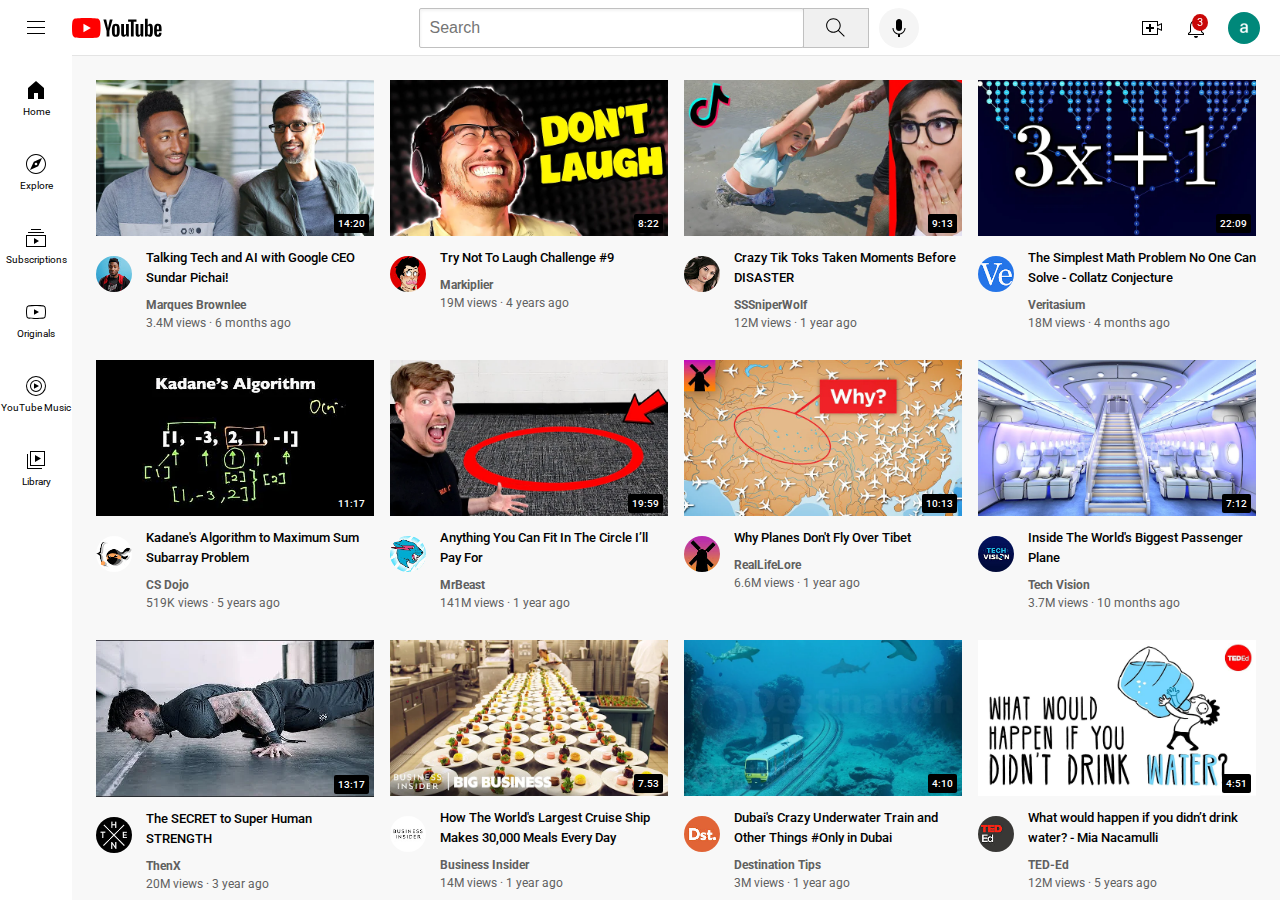
<file: index.html>
<!DOCTYPE html>
<html>
    <head>
        <title>Youtube.com Clone</title> 
        <link rel="preconnect" href="https://fonts.googleapis.com">
<link rel="preconnect" href="https://fonts.gstatic.com" crossorigin>
<link href="https://fonts.googleapis.com/css2?family=Roboto:wght@400;500;700&display=swap" rel="stylesheet">

<link rel="stylesheet" href="styles/general.css">
<link rel="stylesheet" href="styles/header.css">
<link rel="stylesheet" href="styles/video.css">
<link rel="stylesheet" href="styles/sidebar.css">
</head>
    <body>
        <div class="header">
            <div class="left-section">
                <img class="hamberger-menu" src="icons/hamburger-menu.svg">
                <img  class="youtube-logo" src="icons/youtube-logo.svg">
            </div>
            <div class="middle-section">
                <input class="searchbar" type="text" placeholder="Search">
            <button class="search-button">
                <img class="search-icon" src="icons/search.svg">
                <div class="tooltip">Search</div>
            </button>
            <button class="voice-button">
                <img class="voice-icon" src="icons/voice-search-icon.svg">
                <div class="tooltip">Search with your voice</div>
            </button>
            </div>
            <div class="right-section">
            <div class="upload-icon-container">
            <img class="upload-icon" src="icons/upload.svg">
            <div class="tooltip">Create</div>
        </div>
            <div class="notification-container">
            <img class="notifications" src="icons/notifications.svg">
            <div class="tooltip">Notifications</div>
            <div class="notification-count">3</div>
        </div> 
            <img class="current-user-pic" src="profile pics/profile.jpg">
        </div>
        </div>
       
    <div class="sidebar">
        <div class="sidebar-link">
            <img src="icons/home (1).svg">
            <div>Home</div>
        </div>
        <div class="sidebar-link">
            <img src="icons/explore.svg">
            <div>Explore</div>
        </div>
        <div class="sidebar-link">
            <img src="icons/subscriptions (1).svg">
            <div>Subscriptions</div>
        </div>
        <div class="sidebar-link">
            <img src="icons/originals (1).svg">
            <div>Originals</div>
        </div>
        <div class="sidebar-link">
            <img src="icons/youtube-music (1).svg">
            <div>YouTube Music</div>
        </div>
        <div class="sidebar-link">
            <img src="icons/library.svg">
            <div>Library</div>
        </div>
    </div>

    <div class="video-grid"> 
    <div class="video">
    
    <div class="video-preview">
       <img class="thumbnail" src="Thumbnails/thumbnail-1.webp">
        <div class="video-time">14:20</div>
    
    </div>
    <div class="video-info-grid">
    <div class="profile-pic">
        <div class="profile-pic-info">
        <img class="profile-pic" src="profile pics/channel-1.jpeg">
        <div class="profile-pic-tool">Marques Brownlee</div>
    </div>
    </div>
    <div class="video-info">
       <div class="video-title1"> 
        <p class="video-title">
            Talking Tech and AI with Google CEO Sundar Pichai!   
        </p>
    </div>
        <p class="video-author">
           Marques Brownlee
        </p>
        <p class="video-stats">3.4M views · 6 months ago</p>   
    </div>
    </div>
    </div>
    <div class="video">
    <div class="video-preview">
        <img class="thumbnail" src="Thumbnails/thumbnail-2.webp">
        <div class="video-time">8:22</div>
    </div>
    <div class=video-info-grid>
    <div class="profile-pic">
        <div class="profile-pic-info">
        <img class="profile-pic" src="profile pics/channel-2.jpeg">
        <div class="profile-pic-tool">Markiplier</div>
    </div>
    </div >
    <div class="video-info">
       <div> <p class="video-title">
            Try Not To Laugh Challenge #9
        
        </p>
    </div>
        <div class="video-author">
            <p class="video-author">
            Markiplier
        </p>
    </div>
        <div><p class="video-stats">19M views · 4 years ago</p>
        </div>
    </div>
    </div>
    </div>
    
        <div class="video">
        <div class="video-preview">
        <img class="thumbnail" src="Thumbnails/thumbnail-3.webp">
        
        <div class="video-time">9:13</div>
    </div>
    <div class=video-info-grid>
    <div class="profile-pic">
        <div class="profile-pic-info">
        <img class="profile-pic" src="profile pics/channel-3.jpeg">
        <div class="profile-pic-tool">SSSniperWolf</div>
    </div>
    </div>
    <div class="video-info">
       
        <p class="video-title">
            
         Crazy Tik Toks Taken Moments Before DISASTER
        </p>
    
        <p class="video-author">
            SSSniperWolf
        </p>
        <p class="video-stats">12M views · 1 year ago</p>   
    </div>
</div>

</div>
        <div class="video">
        <div class="video-preview">
        <img class="thumbnail" src="Thumbnails/thumbnail-4.webp">
        <div class="video-time">22:09</div>
    </div>
    <div class=video-info-grid>
    <div class="profile-pic">
        <div class="profile-pic-info">
        <img class="profile-pic" src="profile pics/channel-4.jpeg">
        <div class="profile-pic-tool">Veritasium</div>
    </div>
    </div>
    <div class="video-info">
       
        <p class="video-title">
            The Simplest Math Problem No One Can Solve - Collatz Conjecture
        </p>
    
        <p class="video-author">
            Veritasium


        </p>
        <p class="video-stats">18M views · 4 months ago</p>   
    </div>
</div>
</div>
    <div class="video">
    <div class="video-preview">
    <img class="thumbnail" src="Thumbnails/thumbnail-5.webp">
    <div class="video-time">11:17</div>
</div>
<div class=video-info-grid>
<div class="profile-pic">
    <div class="profile-pic-info">
    <img class="profile-pic" src="profile pics/channel-5.jpeg">
    <div class="profile-pic-tool">CS Dojo</div>
</div>
</div>
<div class="video-info">
   
    <p class="video-title">
        Kadane's Algorithm to Maximum Sum Subarray Problem
     </p>

    <p class="video-author">
        CS Dojo
    </p>
    <p class="video-stats">519K views · 5 years ago</p>   
</div>
</div>
</div>
    <div class="video">
    <div class="video-preview">
    <img class="thumbnail" src="Thumbnails/thumbnail-6.webp">
    <div class="video-time">19:59</div>
</div>
<div class=video-info-grid>
<div class="profile-pic">
    <div class="profile-pic-info">
    <img class="profile-pic" src="profile pics/channel-6.jpeg">
    <div class="profile-pic-tool">MrBeast</div>
</div>
</div>
<div class="video-info">
   
    <p class="video-title">
        
        Anything You Can Fit In The Circle I’ll Pay For

    </p>

    <p class="video-author">
        MrBeast
    </p>
    <p class="video-stats">141M views · 1 year ago</p>   
</div>
</div>
</div>
    <div class="video">
    <div class="video-preview">
    <img class="thumbnail" src="Thumbnails/thumbnail-7.webp">
    <div class="video-time">10:13</div>
</div>
<div class=video-info-grid>
<div class="profile-pic">
    <div class="profile-pic-info">
    <img class="profile-pic" src="profile pics/channel-7.jpeg">
    <div class="profile-pic-tool">RealLifeLore</div>
</div>
</div>
<div class="video-info">
   
    <p class="video-title">
        
Why Planes Don't Fly Over Tibet
    </p>

    <p class="video-author">
        RealLifeLore
    </p>
    <p class="video-stats">6.6M views · 1 year ago</p>   
</div>
</div>
</div>
    <div class="video">
    <div class="video-preview">
    <img class="thumbnail" src="Thumbnails/thumbnail-8.webp">
    <div class="video-time">7:12</div>
</div>
<div class=video-info-grid>
<div class="profile-pic">
    <div class="profile-pic-info">
    <img class="profile-pic" src="profile pics/channel-8.jpeg">
    <div class="profile-pic-tool">Tech Vision</div>
</div>
</div>
<div class="video-info">
   
    <p class="video-title">
        

        Inside The World's Biggest Passenger Plane
    </p>

    <p class="video-author">
        Tech Vision
    </p>
    <p class="video-stats">3.7M views · 10 months ago</p>   
</div>
</div>
</div>
    <div class="video">
    <div class="video-preview">
    <img class="thumbnail" src="Thumbnails/thumbnail-9.webp">
    <div class="video-time">13:17</div>
</div>
<div class=video-info-grid>
<div class="profile-pic">
    <div class="profile-pic-info">
    <img class="profile-pic" src="profile pics/channel-9.jpeg">
    <div class="profile-pic-tool">ThenX</div>
</div>
</div>
<div class="video-info">
   
    <p class="video-title">
        
        The SECRET to Super Human STRENGTH
    </p>

    <p class="video-author">
        ThenX
    </p>
    <p class="video-stats"> 20M views · 3 year ago</p>   
</div>
</div>
</div>
    <div class="video">
    <div class="video-preview">
    <img class="thumbnail" src="Thumbnails/thumbnail-10.webp">
    <div class="video-time">7.53</div>
</div>
<div class=video-info-grid>
<div class="profile-pic">
    <div class="profile-pic-info">
    <img class="profile-pic" src="profile pics/channel-10.jpeg">
    <div class="profile-pic-tool">Business Insider</div>
</div>
</div>
<div class="video-info">
   
    <p class="video-title">
    How The World's Largest Cruise Ship Makes 30,000 Meals Every Day
    </p>

    <p class="video-author">
        Business Insider
    </p>
    <p class="video-stats">14M views · 1 year ago</p>   
</div>
</div>
</div>

    <div class="video">
    <div class="video-preview">
    <img class="thumbnail" src="Thumbnails/thumbnail-11.webp">
    <div class="video-time">4:10</div>
</div>
<div class=video-info-grid>
<div class="profile-pic">
    <div class="profile-pic-info">
    <img class="profile-pic" src="profile pics/channel-11.jpeg">
    <div class="profile-pic-tool"> Destination Tips</div>
</div>
</div>
<div class="video-info">
   
    <p class="video-title">
        Dubai's Crazy Underwater Train and Other Things #Only in Dubai
    </p>

    <p class="video-author">
        Destination Tips
    </p>
    <p class="video-stats">3M views · 1 year ago</p>   
</div>
</div>
</div>
    <div class="video">
    <div class="video-preview">
    <img class="thumbnail" src="Thumbnails/thumbnail-12.webp">
    <div class="video-time">4:51</div>
</div>
<div class=video-info-grid>
<div class="profile-pic">
    <div class="profile-pic-info">
    <img class="profile-pic" src="profile pics/channel-12.jpeg">
    <div class="profile-pic-tool">TED-Ed</div>
</div>
</div>
<div class="video-info">
   
    <p class="video-title">
        What would happen if you didn’t drink water? - Mia Nacamulli
    </p>

    <p class="video-author">
        TED-Ed
    </p>
    <p class="video-stats">12M views · 5 years ago</p>   
</div>
</div>
</div>   
    

</div>
  
    </body>
</html>
</file>
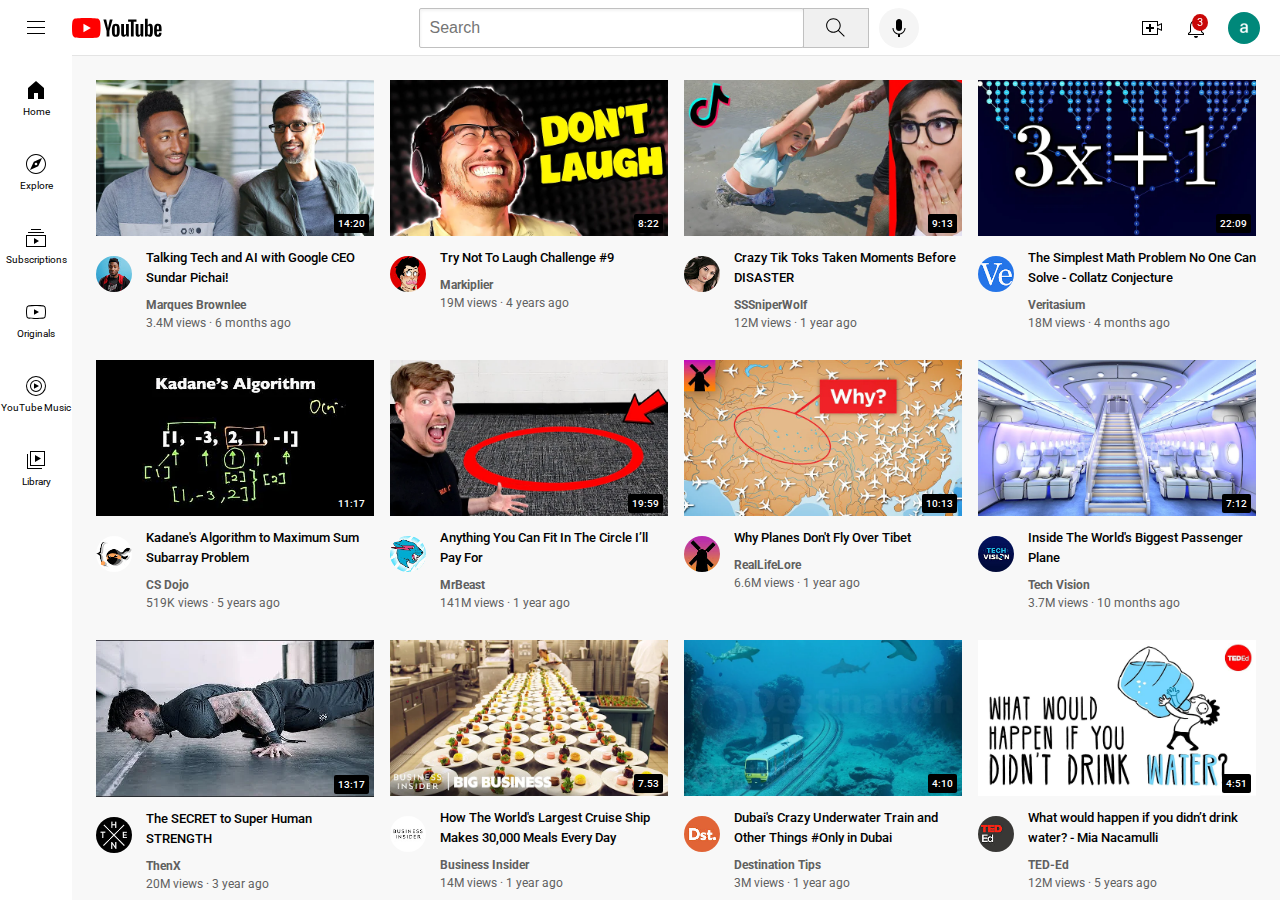
<file: youtube.html>
<!DOCTYPE html>
<html>
    <head>
        <title>Youtube.com Clone</title> 
        <link rel="preconnect" href="https://fonts.googleapis.com">
<link rel="preconnect" href="https://fonts.gstatic.com" crossorigin>
<link href="https://fonts.googleapis.com/css2?family=Roboto:wght@400;500;700&display=swap" rel="stylesheet">

<link rel="stylesheet" href="styles/general.css">
<link rel="stylesheet" href="styles/header.css">
<link rel="stylesheet" href="styles/video.css">
<link rel="stylesheet" href="styles/sidebar.css">
</head>
    <body>
        <div class="header">
            <div class="left-section">
                <img class="hamberger-menu" src="icons/hamburger-menu.svg">
                <img  class="youtube-logo" src="icons/youtube-logo.svg">
            </div>
            <div class="middle-section">
                <input class="searchbar" type="text" placeholder="Search">
            <button class="search-button">
                <img class="search-icon" src="icons/search.svg">
                <div class="tooltip">Search</div>
            </button>
            <button class="voice-button">
                <img class="voice-icon" src="icons/voice-search-icon.svg">
                <div class="tooltip">Search with your voice</div>
            </button>
            </div>
            <div class="right-section">
            <div class="upload-icon-container">
            <img class="upload-icon" src="icons/upload.svg">
            <div class="tooltip">Create</div>
        </div>
            <div class="notification-container">
            <img class="notifications" src="icons/notifications.svg">
            <div class="tooltip">Notifications</div>
            <div class="notification-count">3</div>
        </div> 
            <img class="current-user-pic" src="profile pics/profile.jpg">
        </div>
        </div>
       
    <div class="sidebar">
        <div class="sidebar-link">
            <img src="icons/home (1).svg">
            <div>Home</div>
        </div>
        <div class="sidebar-link">
            <img src="icons/explore.svg">
            <div>Explore</div>
        </div>
        <div class="sidebar-link">
            <img src="icons/subscriptions (1).svg">
            <div>Subscriptions</div>
        </div>
        <div class="sidebar-link">
            <img src="icons/originals (1).svg">
            <div>Originals</div>
        </div>
        <div class="sidebar-link">
            <img src="icons/youtube-music (1).svg">
            <div>YouTube Music</div>
        </div>
        <div class="sidebar-link">
            <img src="icons/library.svg">
            <div>Library</div>
        </div>
    </div>

    <div class="video-grid"> 
    <div class="video">
    
    <div class="video-preview">
       <img class="thumbnail" src="Thumbnails/thumbnail-1.webp">
        <div class="video-time">14:20</div>
    
    </div>
    <div class="video-info-grid">
    <div class="profile-pic">
        <div class="profile-pic-info">
        <img class="profile-pic" src="profile pics/channel-1.jpeg">
        <div class="profile-pic-tool">Marques Brownlee</div>
    </div>
    </div>
    <div class="video-info">
       <div class="video-title1"> 
        <p class="video-title">
            Talking Tech and AI with Google CEO Sundar Pichai!   
        </p>
    </div>
        <p class="video-author">
           Marques Brownlee
        </p>
        <p class="video-stats">3.4M views · 6 months ago</p>   
    </div>
    </div>
    </div>
    <div class="video">
    <div class="video-preview">
        <img class="thumbnail" src="Thumbnails/thumbnail-2.webp">
        <div class="video-time">8:22</div>
    </div>
    <div class=video-info-grid>
    <div class="profile-pic">
        <div class="profile-pic-info">
        <img class="profile-pic" src="profile pics/channel-2.jpeg">
        <div class="profile-pic-tool">Markiplier</div>
    </div>
    </div >
    <div class="video-info">
       <div> <p class="video-title">
            Try Not To Laugh Challenge #9
        
        </p>
    </div>
        <div class="video-author">
            <p class="video-author">
            Markiplier
        </p>
    </div>
        <div><p class="video-stats">19M views · 4 years ago</p>
        </div>
    </div>
    </div>
    </div>
    
        <div class="video">
        <div class="video-preview">
        <img class="thumbnail" src="Thumbnails/thumbnail-3.webp">
        
        <div class="video-time">9:13</div>
    </div>
    <div class=video-info-grid>
    <div class="profile-pic">
        <div class="profile-pic-info">
        <img class="profile-pic" src="profile pics/channel-3.jpeg">
        <div class="profile-pic-tool">SSSniperWolf</div>
    </div>
    </div>
    <div class="video-info">
       
        <p class="video-title">
            
         Crazy Tik Toks Taken Moments Before DISASTER
        </p>
    
        <p class="video-author">
            SSSniperWolf
        </p>
        <p class="video-stats">12M views · 1 year ago</p>   
    </div>
</div>

</div>
        <div class="video">
        <div class="video-preview">
        <img class="thumbnail" src="Thumbnails/thumbnail-4.webp">
        <div class="video-time">22:09</div>
    </div>
    <div class=video-info-grid>
    <div class="profile-pic">
        <div class="profile-pic-info">
        <img class="profile-pic" src="profile pics/channel-4.jpeg">
        <div class="profile-pic-tool">Veritasium</div>
    </div>
    </div>
    <div class="video-info">
       
        <p class="video-title">
            The Simplest Math Problem No One Can Solve - Collatz Conjecture
        </p>
    
        <p class="video-author">
            Veritasium


        </p>
        <p class="video-stats">18M views · 4 months ago</p>   
    </div>
</div>
</div>
    <div class="video">
    <div class="video-preview">
    <img class="thumbnail" src="Thumbnails/thumbnail-5.webp">
    <div class="video-time">11:17</div>
</div>
<div class=video-info-grid>
<div class="profile-pic">
    <div class="profile-pic-info">
    <img class="profile-pic" src="profile pics/channel-5.jpeg">
    <div class="profile-pic-tool">CS Dojo</div>
</div>
</div>
<div class="video-info">
   
    <p class="video-title">
        Kadane's Algorithm to Maximum Sum Subarray Problem
     </p>

    <p class="video-author">
        CS Dojo
    </p>
    <p class="video-stats">519K views · 5 years ago</p>   
</div>
</div>
</div>
    <div class="video">
    <div class="video-preview">
    <img class="thumbnail" src="Thumbnails/thumbnail-6.webp">
    <div class="video-time">19:59</div>
</div>
<div class=video-info-grid>
<div class="profile-pic">
    <div class="profile-pic-info">
    <img class="profile-pic" src="profile pics/channel-6.jpeg">
    <div class="profile-pic-tool">MrBeast</div>
</div>
</div>
<div class="video-info">
   
    <p class="video-title">
        
        Anything You Can Fit In The Circle I’ll Pay For

    </p>

    <p class="video-author">
        MrBeast
    </p>
    <p class="video-stats">141M views · 1 year ago</p>   
</div>
</div>
</div>
    <div class="video">
    <div class="video-preview">
    <img class="thumbnail" src="Thumbnails/thumbnail-7.webp">
    <div class="video-time">10:13</div>
</div>
<div class=video-info-grid>
<div class="profile-pic">
    <div class="profile-pic-info">
    <img class="profile-pic" src="profile pics/channel-7.jpeg">
    <div class="profile-pic-tool">RealLifeLore</div>
</div>
</div>
<div class="video-info">
   
    <p class="video-title">
        
Why Planes Don't Fly Over Tibet
    </p>

    <p class="video-author">
        RealLifeLore
    </p>
    <p class="video-stats">6.6M views · 1 year ago</p>   
</div>
</div>
</div>
    <div class="video">
    <div class="video-preview">
    <img class="thumbnail" src="Thumbnails/thumbnail-8.webp">
    <div class="video-time">7:12</div>
</div>
<div class=video-info-grid>
<div class="profile-pic">
    <div class="profile-pic-info">
    <img class="profile-pic" src="profile pics/channel-8.jpeg">
    <div class="profile-pic-tool">Tech Vision</div>
</div>
</div>
<div class="video-info">
   
    <p class="video-title">
        

        Inside The World's Biggest Passenger Plane
    </p>

    <p class="video-author">
        Tech Vision
    </p>
    <p class="video-stats">3.7M views · 10 months ago</p>   
</div>
</div>
</div>
    <div class="video">
    <div class="video-preview">
    <img class="thumbnail" src="Thumbnails/thumbnail-9.webp">
    <div class="video-time">13:17</div>
</div>
<div class=video-info-grid>
<div class="profile-pic">
    <div class="profile-pic-info">
    <img class="profile-pic" src="profile pics/channel-9.jpeg">
    <div class="profile-pic-tool">ThenX</div>
</div>
</div>
<div class="video-info">
   
    <p class="video-title">
        
        The SECRET to Super Human STRENGTH
    </p>

    <p class="video-author">
        ThenX
    </p>
    <p class="video-stats"> 20M views · 3 year ago</p>   
</div>
</div>
</div>
    <div class="video">
    <div class="video-preview">
    <img class="thumbnail" src="Thumbnails/thumbnail-10.webp">
    <div class="video-time">7.53</div>
</div>
<div class=video-info-grid>
<div class="profile-pic">
    <div class="profile-pic-info">
    <img class="profile-pic" src="profile pics/channel-10.jpeg">
    <div class="profile-pic-tool">Business Insider</div>
</div>
</div>
<div class="video-info">
   
    <p class="video-title">
    How The World's Largest Cruise Ship Makes 30,000 Meals Every Day
    </p>

    <p class="video-author">
        Business Insider
    </p>
    <p class="video-stats">14M views · 1 year ago</p>   
</div>
</div>
</div>

    <div class="video">
    <div class="video-preview">
    <img class="thumbnail" src="Thumbnails/thumbnail-11.webp">
    <div class="video-time">4:10</div>
</div>
<div class=video-info-grid>
<div class="profile-pic">
    <div class="profile-pic-info">
    <img class="profile-pic" src="profile pics/channel-11.jpeg">
    <div class="profile-pic-tool"> Destination Tips</div>
</div>
</div>
<div class="video-info">
   
    <p class="video-title">
        Dubai's Crazy Underwater Train and Other Things #Only in Dubai
    </p>

    <p class="video-author">
        Destination Tips
    </p>
    <p class="video-stats">3M views · 1 year ago</p>   
</div>
</div>
</div>
    <div class="video">
    <div class="video-preview">
    <img class="thumbnail" src="Thumbnails/thumbnail-12.webp">
    <div class="video-time">4:51</div>
</div>
<div class=video-info-grid>
<div class="profile-pic">
    <div class="profile-pic-info">
    <img class="profile-pic" src="profile pics/channel-12.jpeg">
    <div class="profile-pic-tool">TED-Ed</div>
</div>
</div>
<div class="video-info">
   
    <p class="video-title">
        What would happen if you didn’t drink water? - Mia Nacamulli
    </p>

    <p class="video-author">
        TED-Ed
    </p>
    <p class="video-stats">12M views · 5 years ago</p>   
</div>
</div>
</div>   
    

</div>
  
    </body>
</html>
</file>
<file: styles/general.css>
p{
    font-family: Roboto, Arial;
    margin-top: 0px;
    margin-bottom: 0px;
}
body{
    font-family: Roboto, Arial;
    margin: 0px;
    padding-top: 80px;
    padding-left:96px;
    padding-right: 24px;
    background-color: rgb(248, 248,248);
}
</file>
<file: styles/header.css>
.header{
    height:55px;
    display: flex;
    flex-direction: row;
  justify-content: space-between;
  position: fixed;
  top:0;
  left:0;
  right:0;
  background-color: white;
  border-bottom-width: 1px;
  border-bottom-style: solid;
  border-bottom-color:rgb(228, 228, 228) ;
  z-index: 100;

}   
.left-section{
 display: flex;
align-items: center ;

}
.hamberger-menu{
    height:24px;
    margin-left: 24px;
    margin-right:24px;
}
.youtube-logo{
    height:20px;
   
}
.middle-section{
    
    flex:1;
    margin-left:70px;
margin-right:35px;
max-width:500px;
display: flex;
align-items: center;
}
.search-button{
    height:40px;
    width:66px;
    background-color: rgb(240, 240, 240);
    border-width:1px;
    border-style: solid;
    border-color:rgb(192, 192,192);
    margin-left: -1px ;
    margin-right: 10px;
    
}

.voice-button{
    height: 40px;
    width:40px;
    border-radius: 20px;
    border:none;
    background-color: rgb(245, 245, 245);;
}

.voice-icon{
    height: 24px;
   
}
.searchbar{
    flex: 1;
    height:36px;
    padding-left: 10px;
    font-size: 16px;
    border-width: 1px;
    border-style: solid;
    border-color: rgb(192, 192,192);
    border-radius: 2px;
    box-shadow: inset 1px 2px 3px rgba(0, 0, 0, 0.05);
    width: 0;
}    
.searchbar::placeholder{
    
    font-size: 16px;
}
.search-icon{
    height:25px;
}
.right-section{
   display: flex;
   flex-shrink: 0;
width:120px;
align-items: center;
justify-content: space-between;
margin-right: 20px;
}
.upload-icon{
    height: 24px;
    

}

.notifications{
height: 24px;

}
.notification-container{
    position: relative;
}
.notification-count{
    position: absolute;
    top:-2px;
    right:-5px;
    right:0;
    background-color:rgb(201, 8, 8);
    color:white;
   
    font-size:11px;
    padding-top: 2px;
    padding-bottom: 2px;
    padding-left: 5px;
    padding-right: 5px;
    border-radius:50%;
}
.current-user-pic{
height: 32px;
border-radius: 50%;
}
.search-button,
.voice-button,
.upload-icon-container,
.notification-container{

    display: flex;
    position: relative;
    justify-content: center;
    align-items: center;
}
.search-button .tooltip,
.voice-button .tooltip,
.upload-icon-container .tooltip,
.notification-container .tooltip
{

position: absolute;
background-color: gray;
color:white;
padding-top: 4px;
padding-left:8px;
padding-bottom: 4px;
padding-right: 8px;
border-radius: 2px;
font-size: 12px;
bottom: -30px;
opacity: 0;
transition: opacity 0.15s;
pointer-events: none;
white-space:nowrap;

}
.search-button:hover .tooltip,
.voice-button:hover .tooltip,
.upload-icon-container:hover .tooltip,
.notification-container:hover .tooltip{
    
    opacity:1;
}
</file>
<file: styles/video.css>
.thumbnail{
    width: 100%;
    margin-bottom: 8px;
    
    
}
.video-preview{
    position: relative;
}
.video-time{
    background-color: black;
    color: white;
    position: absolute;
    bottom: 15px;
    right:5px;
    
    font-family: Roboto,Arial;
    font-weight: 500;
    font-size: 10px;
    padding: 4px;
    border-radius: 2px;

}
.video-info-grid{
    display: grid;
    grid-template-columns: 50px 1fr;
}
.video-title{
    font-weight:500;
   
    margin-bottom:10px;
    font-size: 13px;
    line-height: 20px;
}
.video-author{    
    font-size:12px;
    
   
    margin-bottom:4px;
    color: rgb(96 96 96);
    font-weight: bold;

}

 .video{
    display: block;
 }   
   


.video-stats{
    font-size:12px;
    color:rgb(96 96 96);
    display: flex;
    flex-direction: row;
    
    margin-top: 2px;
    

}
.profile-pic{
    width:36px;
    border-radius: 50%;
   
    margin-top: 4px;
   
}
.video-grid{
    display: grid;
    grid-template-columns: 1fr 1fr 1fr;
    column-gap: 16px;
    row-gap: 30px;
       
}
@media (max-width: 750px){
    .video-grid{
        grid-template-columns: 1fr 1fr;
    }
}
@media (min-width:751px) and (max-width:999px){
    .video-grid{
        grid-template-columns: 1fr 1fr 1fr;
    }
}
@media (min-width: 1000px){
    .video-grid{
        grid-template-columns: 1fr 1fr 1fr 1fr;
    }
}
.profile-pic .profile-pic-tool{
    position: absolute;
    background-color: gray;
    color:white;
    padding-top: 4px;
    padding-left:8px;
    padding-bottom: 4px;
    padding-right: 8px;
    border-radius: 2px;
    font-size: 12px;
    bottom: -30px;
    opacity: 0;
    transition: opacity 0.15s;
    pointer-events: none;
    white-space:nowrap;
    z-index: 300;
}
.profile-pic-info{
    
    display: flex;
    position: relative;
    justify-content: top;
    align-items: center;
}
.profile-pic-info:hover .profile-pic-tool{
    opacity:1;
}
</file>
<file: styles/sidebar.css>
.sidebar{
    position: fixed;
    top:55px;
    bottom:0;
    left:0;
    width:72px;
    background-color: white;
    z-index: 200;
    padding-top: 5px;
}
.sidebar-link{
    display: flex;
    height: 74px;
    justify-content: center;
    align-items: center;
    flex-direction: column;
    cursor: pointer;

}
.sidebar-link:hover{
    background-color:  rgb(235, 235, 235);
}
.sidebar-link img{
    height:24px;
    margin-bottom: 4px;
   
}
.sidebar-link div{
    font-family: Roboto,Arial;
    font-size: 10px;
}
</file>
